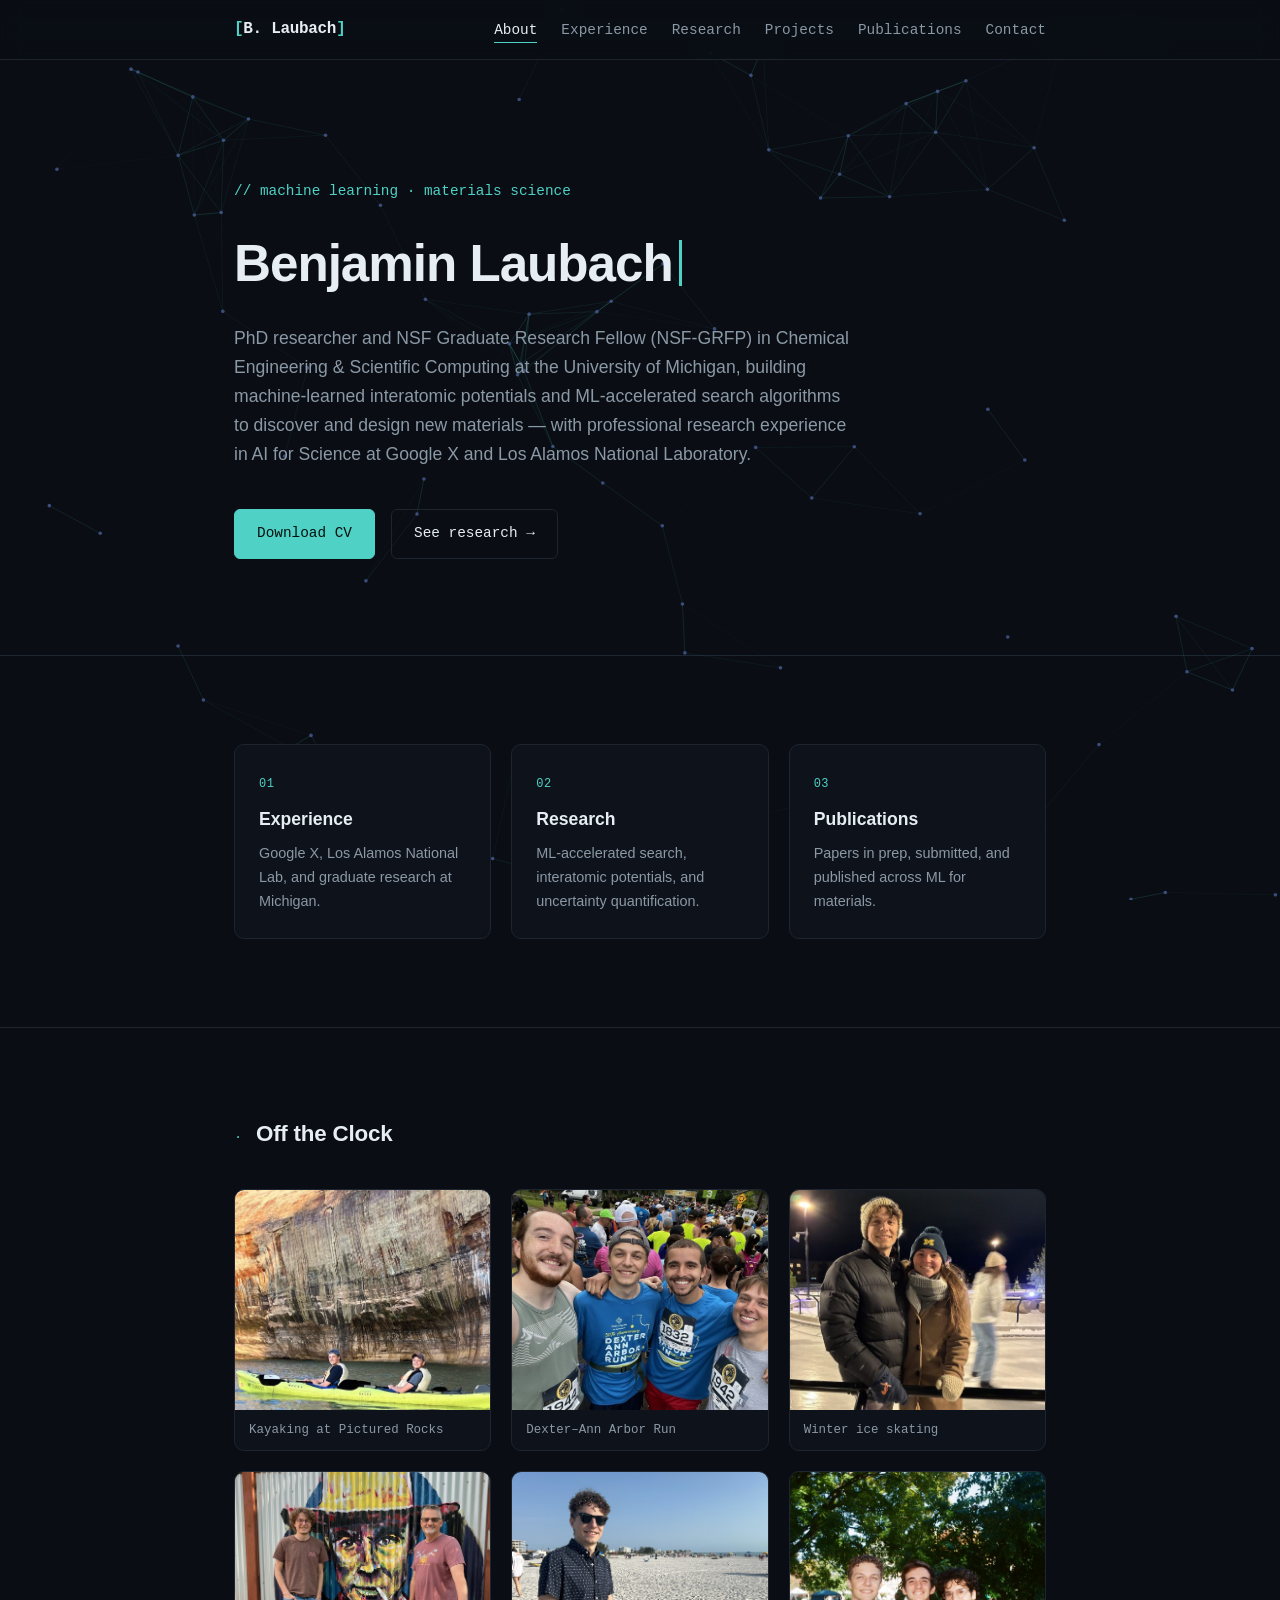
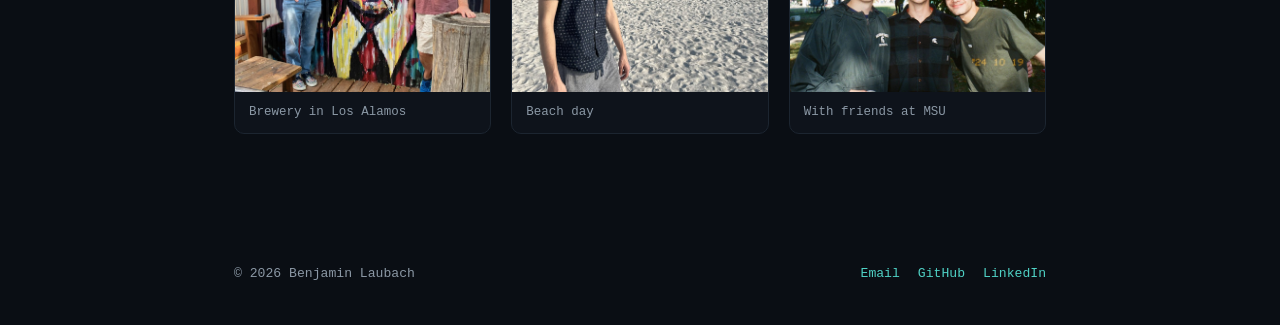
<file: index.html>
<!DOCTYPE html>
<html lang="en">
<head>
  <meta charset="UTF-8" />
  <meta name="viewport" content="width=device-width, initial-scale=1.0" />
  <title>Benjamin Laubach — ML for Materials Science</title>
  <meta name="description" content="Benjamin Laubach — PhD researcher applying machine learning to materials discovery and interatomic potentials." />
  <link rel="stylesheet" href="assets/css/style.css" />
</head>
<body data-page="about">
  <header class="site-header" id="site-header"></header>

  <main>
    <section class="section hero">
      <div class="container">
        <p class="kicker reveal">// machine learning &middot; materials science</p>
        <h1 class="reveal">
          <span class="type-target" data-strings='["Benjamin Laubach"]'></span>
        </h1>
        <p class="tagline reveal">
          PhD researcher and NSF Graduate Research Fellow (NSF-GRFP) in Chemical Engineering &amp; Scientific
          Computing at the University of Michigan, building machine-learned interatomic potentials and
          ML-accelerated search algorithms to discover and design new materials — with professional
          research experience in AI for Science at Google X and Los Alamos National Laboratory.
        </p>
        <div class="hero-cta reveal">
          <a href="BenjaminLaubachCV.pdf" class="btn btn-primary" download>Download CV</a>
          <a href="research.html" class="btn btn-ghost">See research &rarr;</a>
        </div>
      </div>
    </section>

    <section class="section">
      <div class="container">
        <div class="quick-grid">
          <a href="experience.html" class="quick-card reveal">
            <span class="card-tag">01</span>
            <h3>Experience</h3>
            <p>Google X, Los Alamos National Lab, and graduate research at Michigan.</p>
          </a>
          <a href="research.html" class="quick-card reveal">
            <span class="card-tag">02</span>
            <h3>Research</h3>
            <p>ML-accelerated search, interatomic potentials, and uncertainty quantification.</p>
          </a>
          <a href="publications.html" class="quick-card reveal">
            <span class="card-tag">03</span>
            <h3>Publications</h3>
            <p>Papers in prep, submitted, and published across ML for materials.</p>
          </a>
        </div>
      </div>
    </section>

    <section class="section">
      <div class="container">
        <h2 class="reveal"><span class="heading-index">&middot;</span>Off the Clock</h2>
        <div class="gallery-grid">
          <figure class="gallery-item reveal">
            <img src="assets/img/personal/kayaking.jpg" alt="Kayaking past the cliffs at Pictured Rocks National Lakeshore" loading="lazy" />
            <figcaption>Kayaking at Pictured Rocks</figcaption>
          </figure>
          <figure class="gallery-item reveal">
            <img src="assets/img/personal/race.jpg" alt="Group photo after the Dexter-Ann Arbor Run" loading="lazy" />
            <figcaption>Dexter–Ann Arbor Run</figcaption>
          </figure>
          <figure class="gallery-item reveal">
            <img src="assets/img/personal/ice-skating.jpg" alt="Ice skating outdoors on a winter evening" loading="lazy" />
            <figcaption>Winter ice skating</figcaption>
          </figure>
          <figure class="gallery-item reveal">
            <img src="assets/img/personal/brewery.jpg" alt="At a brewery in Los Alamos with a friend" loading="lazy" />
            <figcaption>Brewery in Los Alamos</figcaption>
          </figure>
          <figure class="gallery-item reveal">
            <img src="assets/img/personal/beach.jpg" alt="Standing on the beach on a sunny day" loading="lazy" />
            <figcaption>Beach day</figcaption>
          </figure>
          <figure class="gallery-item reveal">
            <img src="assets/img/personal/friends.jpg" alt="With friends outdoors under a tree" loading="lazy" />
            <figcaption>With friends at MSU</figcaption>
          </figure>
        </div>
      </div>
    </section>
  </main>

  <footer class="site-footer" id="site-footer"></footer>

  <script src="assets/js/site.js"></script>
</body>
</html>
</file>
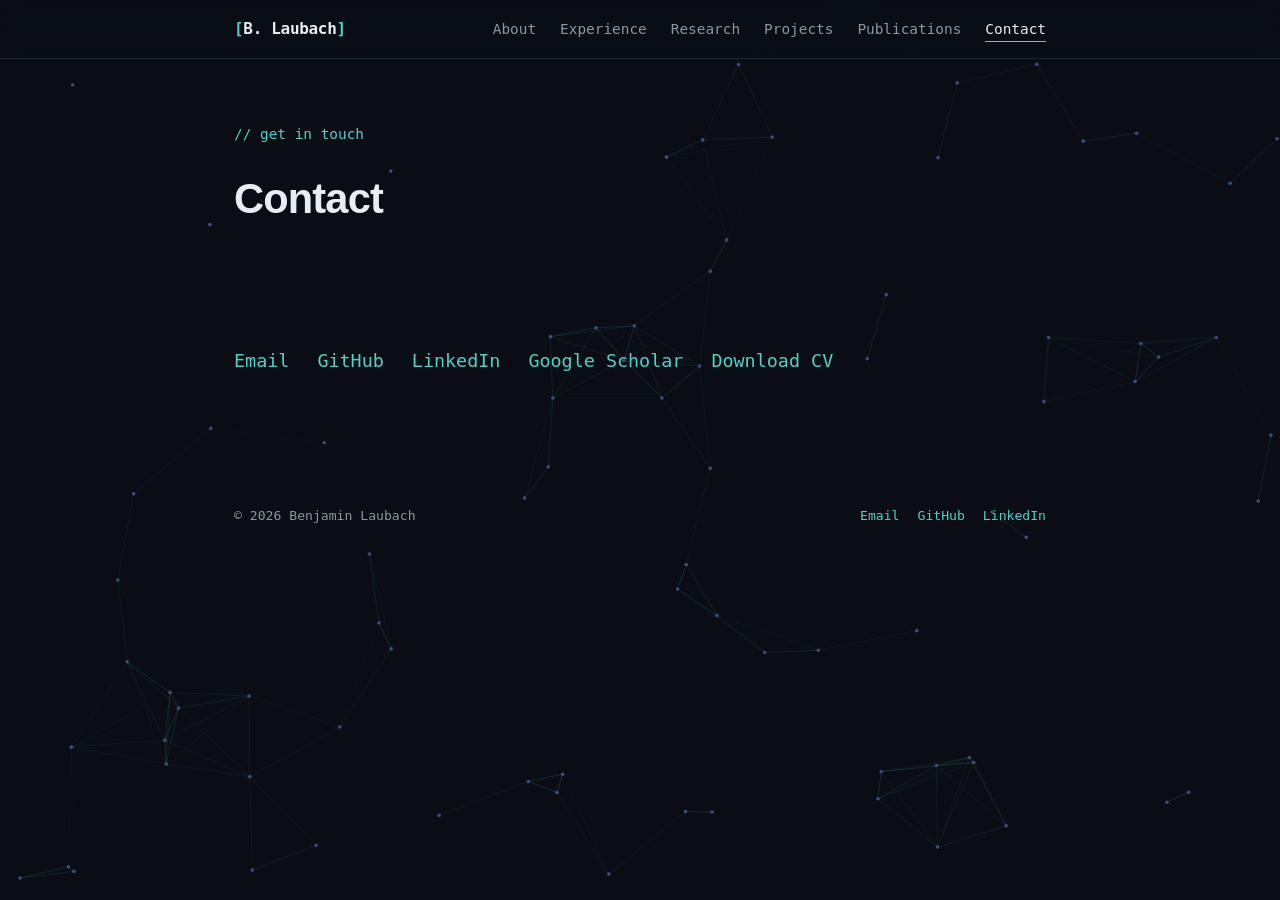
<file: contact.html>
<!DOCTYPE html>
<html lang="en">
<head>
  <meta charset="UTF-8" />
  <meta name="viewport" content="width=device-width, initial-scale=1.0" />
  <title>Contact — Benjamin Laubach</title>
  <meta name="description" content="Get in touch with Benjamin Laubach." />
  <link rel="stylesheet" href="assets/css/style.css" />
</head>
<body data-page="contact">
  <header class="site-header" id="site-header"></header>

  <main>
    <section class="section page-intro">
      <div class="container">
        <p class="kicker reveal">// get in touch</p>
        <h1 class="page-title reveal">Contact</h1>
      </div>
    </section>

    <section class="section">
      <div class="container">
        <ul class="links links-large reveal">
          <li><a href="mailto:blaubach@umich.edu">Email</a></li>
          <li><a href="https://github.com/laubachb" target="_blank" rel="noopener">GitHub</a></li>
          <li><a href="https://www.linkedin.com/in/benjamin-laubach-3372a4193/" target="_blank" rel="noopener">LinkedIn</a></li>
          <li><a href="https://scholar.google.com/citations?hl=en&user=ez79dcQAAAAJ" target="_blank" rel="noopener">Google Scholar</a></li>
          <li><a href="BenjaminLaubachCV.pdf" download>Download CV</a></li>
        </ul>
      </div>
    </section>
  </main>

  <footer class="site-footer" id="site-footer"></footer>

  <script src="assets/js/site.js"></script>
</body>
</html>
</file>
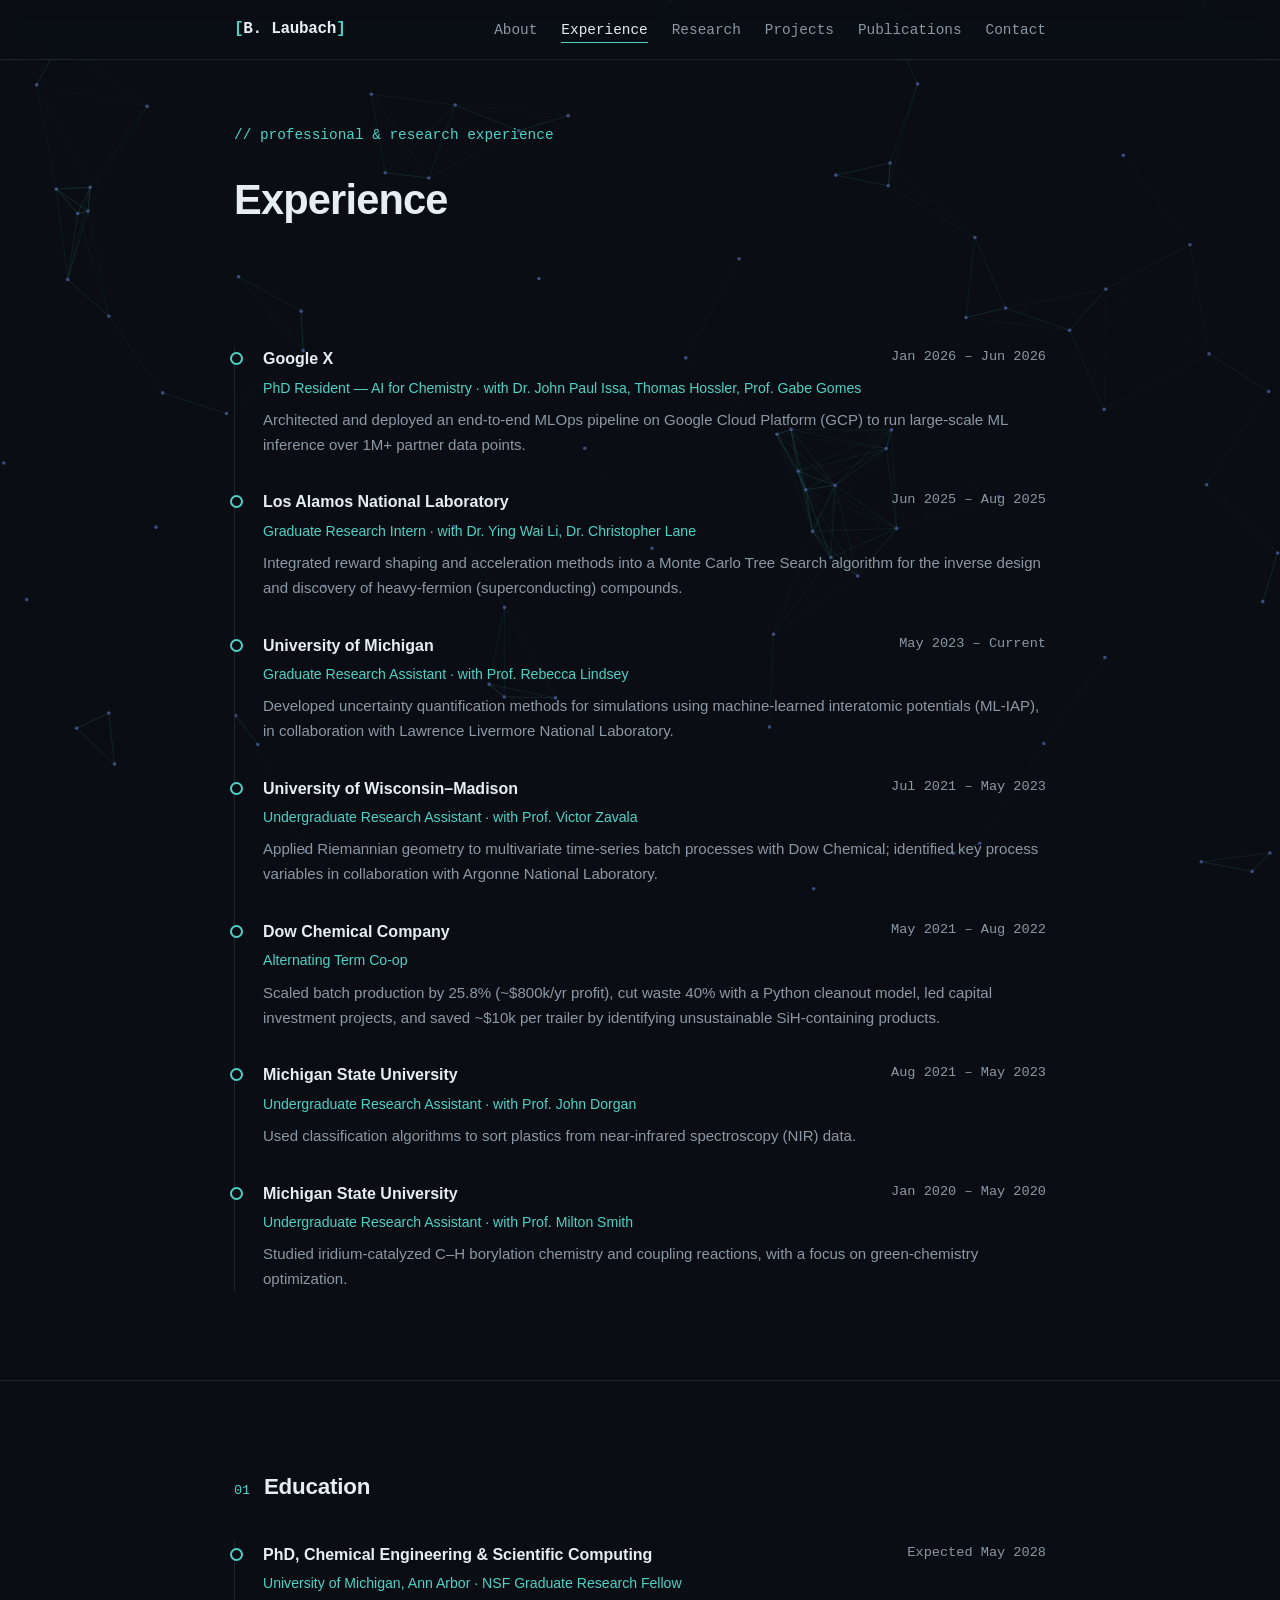
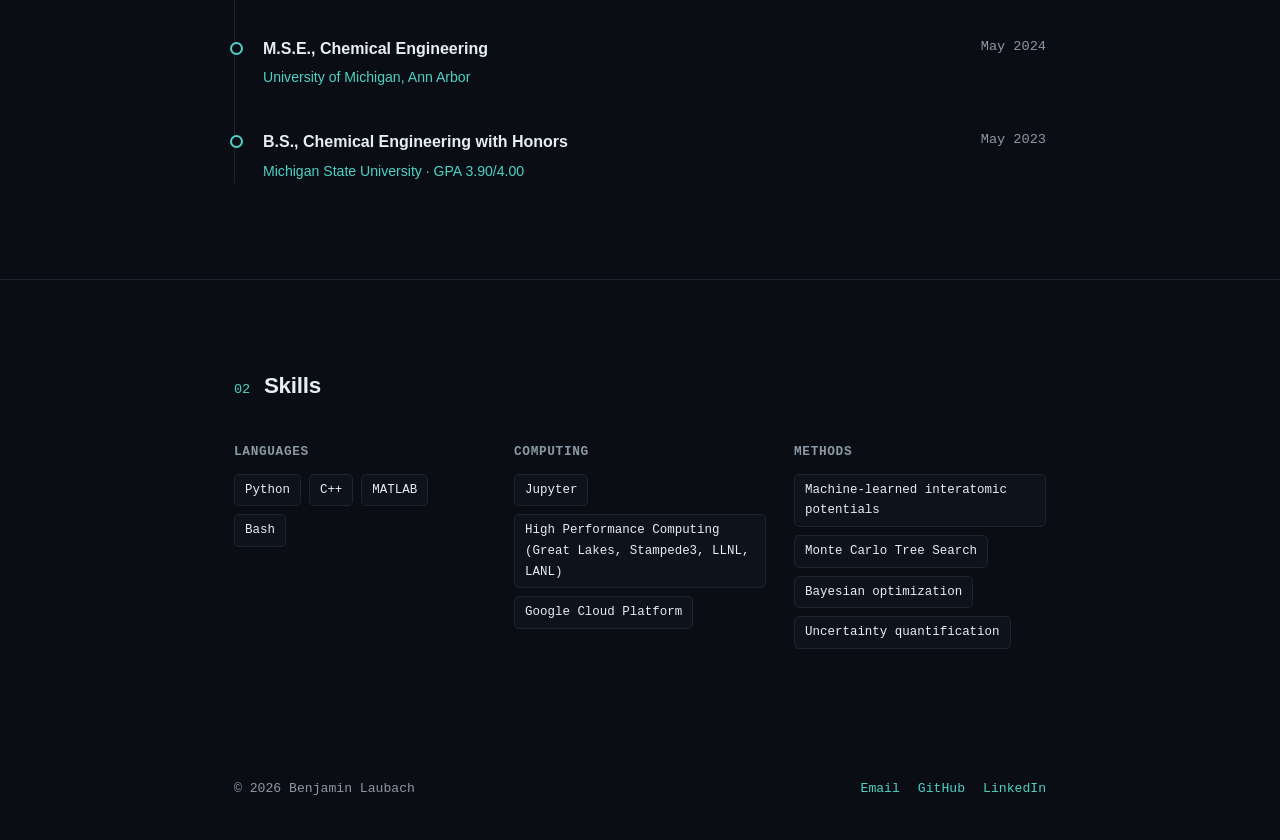
<file: experience.html>
<!DOCTYPE html>
<html lang="en">
<head>
  <meta charset="UTF-8" />
  <meta name="viewport" content="width=device-width, initial-scale=1.0" />
  <title>Experience — Benjamin Laubach</title>
  <meta name="description" content="Professional and research experience of Benjamin Laubach, including Google X, Los Alamos National Laboratory, and the University of Michigan." />
  <link rel="stylesheet" href="assets/css/style.css" />
</head>
<body data-page="experience">
  <header class="site-header" id="site-header"></header>

  <main>
    <section class="section page-intro">
      <div class="container">
        <p class="kicker reveal">// professional &amp; research experience</p>
        <h1 class="page-title reveal">Experience</h1>
      </div>
    </section>

    <section class="section">
      <div class="container">
        <ul class="timeline">
          <li class="reveal">
            <div class="timeline-meta">
              <span class="role">Google X</span>
              <span class="dates">Jan 2026 – Jun 2026</span>
            </div>
            <span class="company">PhD Resident — AI for Chemistry &middot; with Dr. John Paul Issa, Thomas Hossler, Prof. Gabe Gomes</span>
            <p>Architected and deployed an end-to-end MLOps pipeline on Google Cloud Platform (GCP) to run large-scale ML inference over 1M+ partner data points.</p>
          </li>
          <li class="reveal">
            <div class="timeline-meta">
              <span class="role">Los Alamos National Laboratory</span>
              <span class="dates">Jun 2025 – Aug 2025</span>
            </div>
            <span class="company">Graduate Research Intern &middot; with Dr. Ying Wai Li, Dr. Christopher Lane</span>
            <p>Integrated reward shaping and acceleration methods into a Monte Carlo Tree Search algorithm for the inverse design and discovery of heavy-fermion (superconducting) compounds.</p>
          </li>
          <li class="reveal">
            <div class="timeline-meta">
              <span class="role">University of Michigan</span>
              <span class="dates">May 2023 – Current</span>
            </div>
            <span class="company">Graduate Research Assistant &middot; with Prof. Rebecca Lindsey</span>
            <p>Developed uncertainty quantification methods for simulations using machine-learned interatomic potentials (ML-IAP), in collaboration with Lawrence Livermore National Laboratory.</p>
          </li>
          <li class="reveal">
            <div class="timeline-meta">
              <span class="role">University of Wisconsin–Madison</span>
              <span class="dates">Jul 2021 – May 2023</span>
            </div>
            <span class="company">Undergraduate Research Assistant &middot; with Prof. Victor Zavala</span>
            <p>Applied Riemannian geometry to multivariate time-series batch processes with Dow Chemical; identified key process variables in collaboration with Argonne National Laboratory.</p>
          </li>
          <li class="reveal">
            <div class="timeline-meta">
              <span class="role">Dow Chemical Company</span>
              <span class="dates">May 2021 – Aug 2022</span>
            </div>
            <span class="company">Alternating Term Co-op</span>
            <p>Scaled batch production by 25.8% (~$800k/yr profit), cut waste 40% with a Python cleanout model, led capital investment projects, and saved ~$10k per trailer by identifying unsustainable SiH-containing products.</p>
          </li>
          <li class="reveal">
            <div class="timeline-meta">
              <span class="role">Michigan State University</span>
              <span class="dates">Aug 2021 – May 2023</span>
            </div>
            <span class="company">Undergraduate Research Assistant &middot; with Prof. John Dorgan</span>
            <p>Used classification algorithms to sort plastics from near-infrared spectroscopy (NIR) data.</p>
          </li>
          <li class="reveal">
            <div class="timeline-meta">
              <span class="role">Michigan State University</span>
              <span class="dates">Jan 2020 – May 2020</span>
            </div>
            <span class="company">Undergraduate Research Assistant &middot; with Prof. Milton Smith</span>
            <p>Studied iridium-catalyzed C–H borylation chemistry and coupling reactions, with a focus on green-chemistry optimization.</p>
          </li>
        </ul>
      </div>
    </section>

    <section class="section">
      <div class="container">
        <h2 class="reveal"><span class="heading-index">01</span>Education</h2>
        <ul class="timeline">
          <li class="reveal">
            <div class="timeline-meta">
              <span class="role">PhD, Chemical Engineering &amp; Scientific Computing</span>
              <span class="dates">Expected May 2028</span>
            </div>
            <span class="company">University of Michigan, Ann Arbor &middot; NSF Graduate Research Fellow</span>
          </li>
          <li class="reveal">
            <div class="timeline-meta">
              <span class="role">M.S.E., Chemical Engineering</span>
              <span class="dates">May 2024</span>
            </div>
            <span class="company">University of Michigan, Ann Arbor</span>
          </li>
          <li class="reveal">
            <div class="timeline-meta">
              <span class="role">B.S., Chemical Engineering with Honors</span>
              <span class="dates">May 2023</span>
            </div>
            <span class="company">Michigan State University &middot; GPA 3.90/4.00</span>
          </li>
        </ul>
      </div>
    </section>

    <section class="section">
      <div class="container">
        <h2 class="reveal"><span class="heading-index">02</span>Skills</h2>
        <div class="skills-grid reveal">
          <div class="skill-group">
            <h4>Languages</h4>
            <div class="tag-row">
              <span class="tag">Python</span>
              <span class="tag">C++</span>
              <span class="tag">MATLAB</span>
              <span class="tag">Bash</span>
            </div>
          </div>
          <div class="skill-group">
            <h4>Computing</h4>
            <div class="tag-row">
              <span class="tag">Jupyter</span>
              <span class="tag">High Performance Computing (Great Lakes, Stampede3, LLNL, LANL)</span>
              <span class="tag">Google Cloud Platform</span>
            </div>
          </div>
          <div class="skill-group">
            <h4>Methods</h4>
            <div class="tag-row">
              <span class="tag">Machine-learned interatomic potentials</span>
              <span class="tag">Monte Carlo Tree Search</span>
              <span class="tag">Bayesian optimization</span>
              <span class="tag">Uncertainty quantification</span>
            </div>
          </div>
        </div>
      </div>
    </section>
  </main>

  <footer class="site-footer" id="site-footer"></footer>

  <script src="assets/js/site.js"></script>
</body>
</html>
</file>
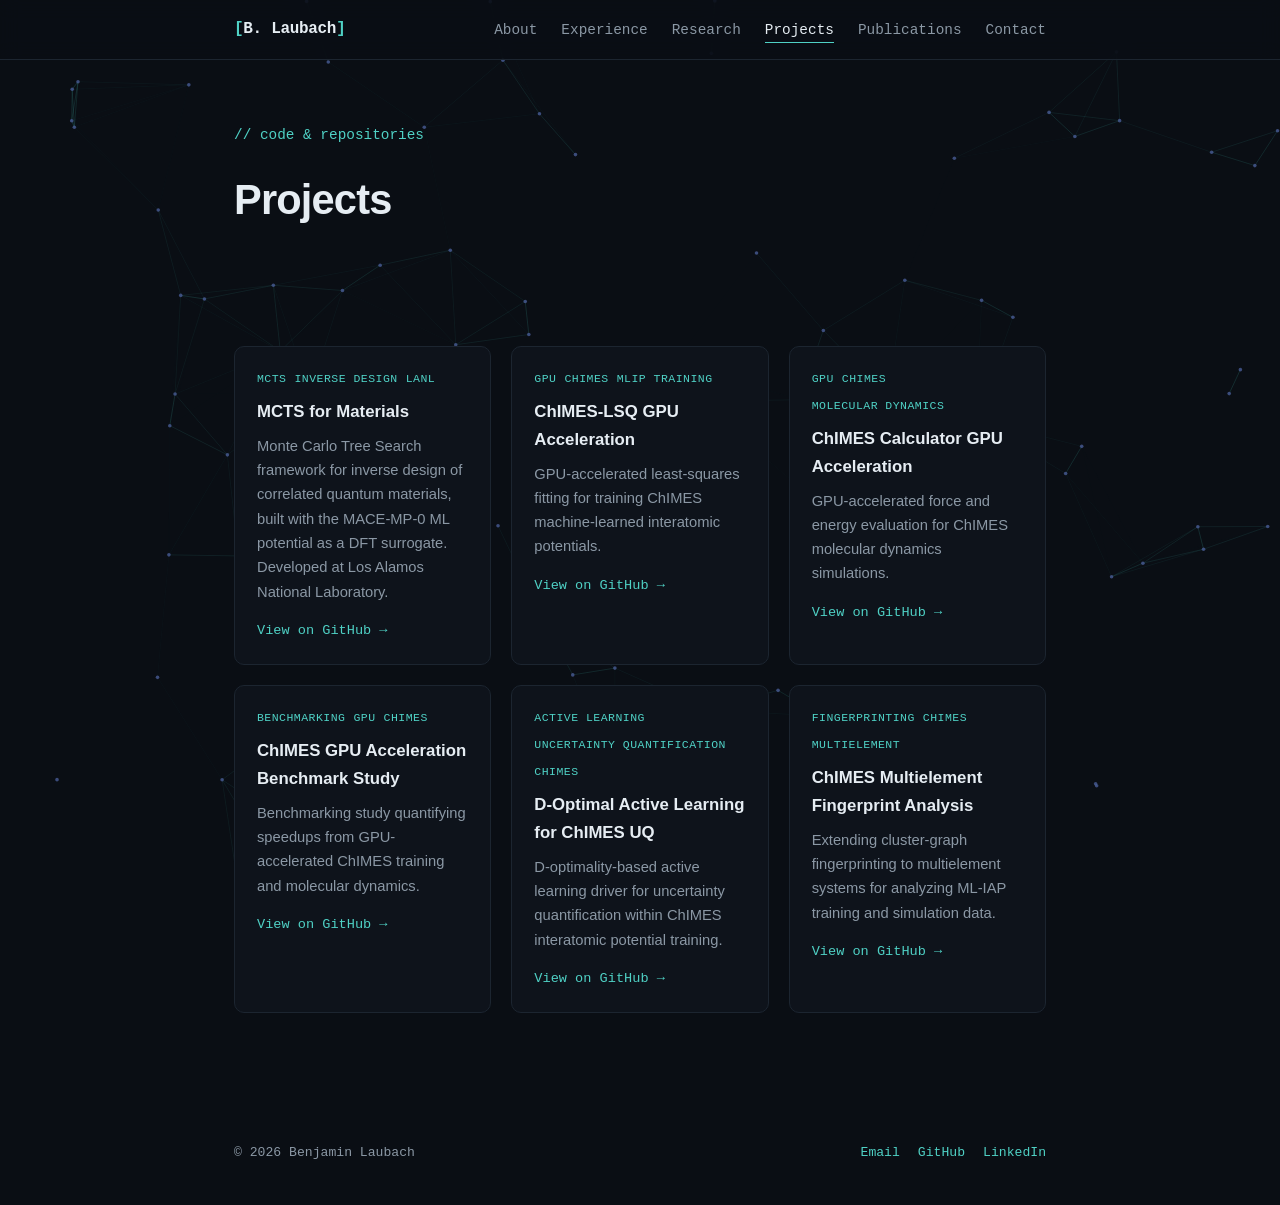
<file: projects.html>
<!DOCTYPE html>
<html lang="en">
<head>
  <meta charset="UTF-8" />
  <meta name="viewport" content="width=device-width, initial-scale=1.0" />
  <title>Projects — Benjamin Laubach</title>
  <meta name="description" content="Open-source projects and code from Benjamin Laubach." />
  <link rel="stylesheet" href="assets/css/style.css" />
</head>
<body data-page="projects">
  <header class="site-header" id="site-header"></header>

  <main>
    <section class="section page-intro">
      <div class="container">
        <p class="kicker reveal">// code &amp; repositories</p>
        <h1 class="page-title reveal">Projects</h1>
      </div>
    </section>

    <section class="section">
      <div class="container">
        <div class="card-grid" id="project-list">
          <p class="empty-state reveal">// loading projects&hellip;</p>
        </div>
      </div>
    </section>
  </main>

  <footer class="site-footer" id="site-footer"></footer>

  <script src="assets/js/site.js"></script>
</body>
</html>
</file>
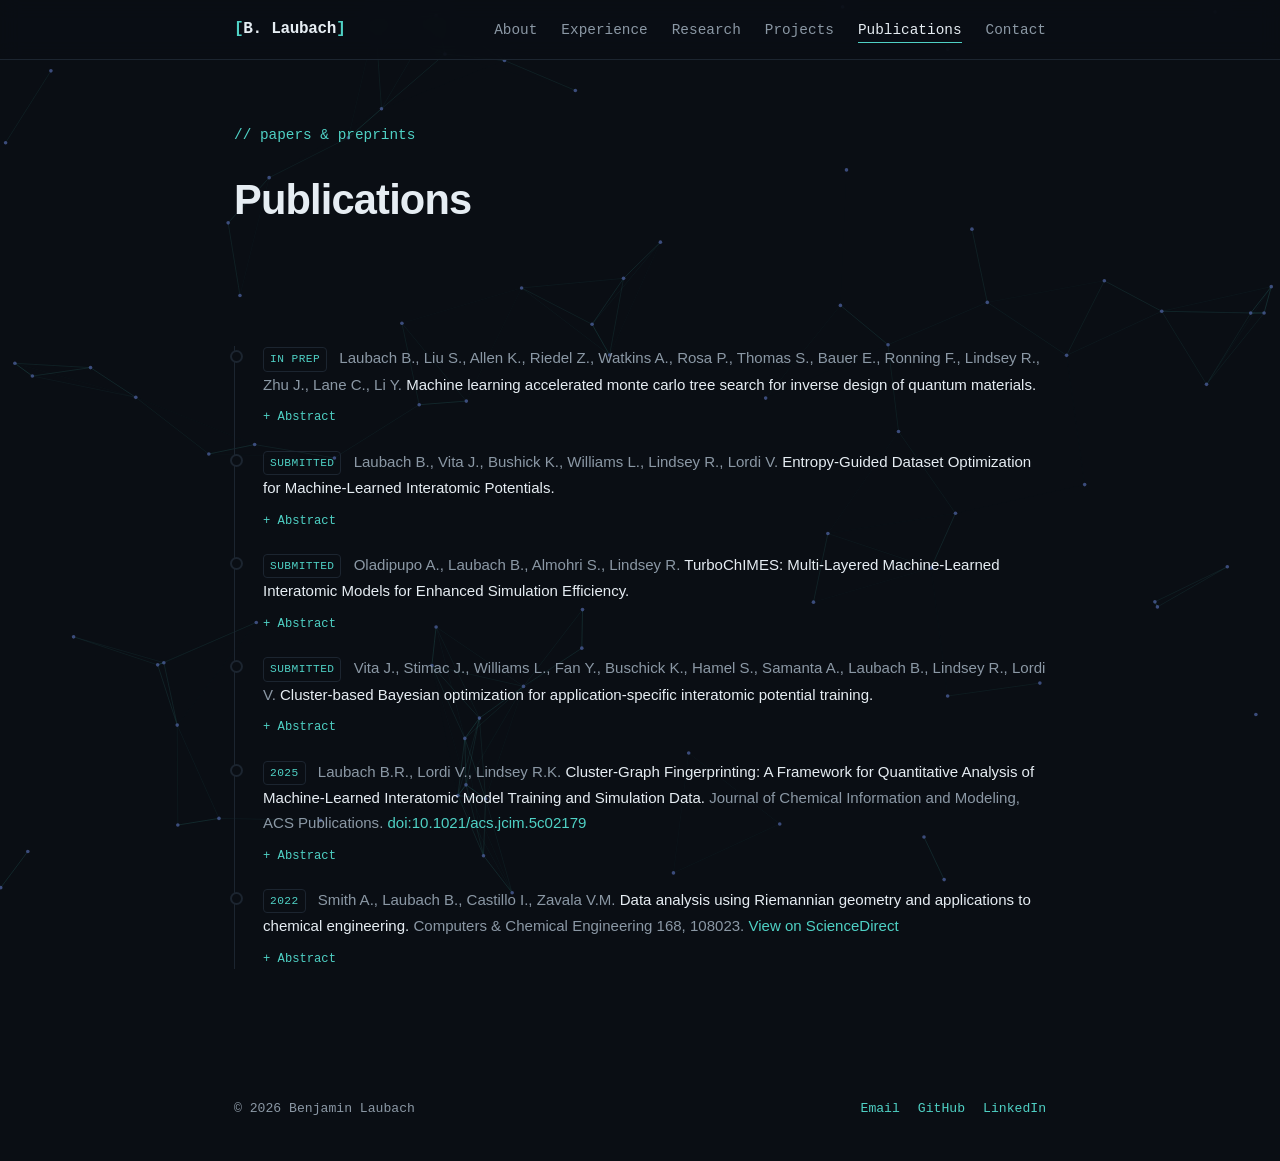
<file: publications.html>
<!DOCTYPE html>
<html lang="en">
<head>
  <meta charset="UTF-8" />
  <meta name="viewport" content="width=device-width, initial-scale=1.0" />
  <title>Publications — Benjamin Laubach</title>
  <meta name="description" content="Publications by Benjamin Laubach on machine learning for materials discovery and interatomic potentials." />
  <link rel="stylesheet" href="assets/css/style.css" />
</head>
<body data-page="publications">
  <header class="site-header" id="site-header"></header>

  <main>
    <section class="section page-intro">
      <div class="container">
        <p class="kicker reveal">// papers &amp; preprints</p>
        <h1 class="page-title reveal">Publications</h1>
      </div>
    </section>

    <section class="section">
      <div class="container">
        <ol class="pub-list">
          <li class="reveal">
            <span class="pub-status">in prep</span>
            Laubach B., Liu S., Allen K., Riedel Z., Watkins A., Rosa P., Thomas S., Bauer E., Ronning F., Lindsey R., Zhu J., Lane C., Li Y. <em>Machine learning accelerated monte carlo tree search for inverse design of quantum materials.</em>
            <details class="pub-abstract">
              <summary>Abstract</summary>
              <p>We develop a physics-informed Monte Carlo Tree Search (MCTS) framework for inverse design of correlated materials. The method uses the MACE-MP-0 machine learning potential as an efficient surrogate for density functional theory (DFT), enabling rapid evaluation of formation energies and electronic properties during search. The algorithm employs multi-objective reward functions incorporating formation energy, convex hull stability, and density of states characteristics near the Fermi level. Ensemble scoring across diverse weight configurations ensures recommendation robustness. We first validate the framework on a uranium-constrained design space (108 compounds), where MCTS identified all globally optimal compositions while evaluating only 65% of candidates. Experimental synthesis validated predictive capability, with successful growth of four single-crystal compounds (UV6Sn6, UNb6Sn6, UCr6Ge6, UCo6Ge6). Extension to the full lanthanide-U space (1,728 compounds) demonstrated greater efficiency: MCTS explored only 37% of possible chemistries while recovering Pareto-optimal solutions and identifying chemically diverse high-performing candidates. Equal-weight optimization identified LuIr6Si6 as the top-ranked compound (composite score 0.920), exhibiting exceptional formation energy, near-hull stability, and high DOS reward. Comparison with literature-synthesized compounds confirmed that MCTS recommendations occupy thermodynamically comparable regimes to known materials, though experimental accessibility depends on additional kinetic and synthesis factors beyond computational reward functions. This work establishes intelligent tree search algorithms as an effective strategy for quantum materials discovery, offering efficiency gains over high-throughput enumeration while enabling exploration guided by physics-based priors and learned structure-property relationships.</p>
            </details>
          </li>
          <li class="reveal">
            <span class="pub-status">submitted</span>
            Laubach B., Vita J., Bushick K., Williams L., Lindsey R., Lordi V. <em>Entropy-Guided Dataset Optimization for Machine-Learned Interatomic Potentials.</em>
            <details class="pub-abstract">
              <summary>Abstract</summary>
              <p>Machine-learned interatomic potentials (MLIPs) deliver near-quantum-mechanical accuracy at a fraction of ab initio computational cost. Their performance depends on the quality and composition of the training data: the training set must cover the range of atomic environments the model will encounter, yet unnecessary redundancy inflates training cost without improving accuracy. Methods based on information-theoretic diversity measures require specification of a length-scale parameter (kernel bandwidth) that controls how similar two atomic environments must be before one is considered redundant; the optimal value varies across structurally distinct phases, making automated pruning of heterogeneous datasets challenging. We present a pruning framework that adapts the bandwidth independently for each thermodynamic group (phase, density, temperature) using an automated elbow criterion applied to QUESTS information-entropy metrics, then applies farthest-point sampling within each group to select maximally diverse atomic environments. Using the Small Carbon ChIMES 2.0 dataset, we show a single global bandwidth overestimates configuration uniqueness and preferentially retains liquid environments at the expense of crystalline phase coverage. Relative to global pruning, group-aware adaptive pruning reduces test force-MAE by up to 37% for diamond and 26% for graphite when training on only 5% of the original data, with corresponding improvements in radial distribution function fidelity.</p>
            </details>
          </li>
          <li class="reveal">
            <span class="pub-status">submitted</span>
            Oladipupo A., Laubach B., Almohri S., Lindsey R. <em>TurboChIMES: Multi-Layered Machine-Learned Interatomic Models for Enhanced Simulation Efficiency.</em>
            <details class="pub-abstract">
              <summary>Abstract</summary>
              <p>Machine-learned interatomic potentials (ML-IAPs) have emerged as a powerful tool for achieving nominally quantum-accurate simulations at reduced computational cost. However, for covalently bonded systems, a fundamental tension exists between the model size required to resolve highly featured short-range interactions and the extended interaction range needed to capture smoother long-range contributions. This work introduces a multi-layer representation that resolves this tension by decomposing the potential energy surface into two overlaid models: a short-range layer employing a dense basis to capture bond rearrangements and repulsion, and a long-range layer employing a sparser basis for smoothly varying contributions. This strategy is implemented within the ChIMES ML-IAP framework and demonstrated on three systems of increasing complexity: a classical united-atom propane model, water across non-reactive and reactive thermodynamic conditions, and reactive C/O mixtures spanning a broad range of temperatures, pressures, and compositions. In each case, multi-layer models achieve accuracy comparable to single-layer models while yielding at least an order-of-magnitude reduction in computational cost. A comprehensive hyperparameter sensitivity study on the propane system provides physically motivated heuristics for selecting additional hyperparameters introduced through the multi-layer strategy. Taken together, these results establish multi-layer ChIMES as a general and practical strategy for improving the efficiency of bespoke ML-IAPs without sacrificing predictive accuracy.</p>
            </details>
          </li>
          <li class="reveal">
            <span class="pub-status">submitted</span>
            Vita J., Stimac J., Williams L., Fan Y., Buschick K., Hamel S., Samanta A., Laubach B., Lindsey R., Lordi V. <em>Cluster-based Bayesian optimization for application-specific interatomic potential training.</em>
            <details class="pub-abstract">
              <summary>Abstract</summary>
              <p>While significant strides have been made to develop universal (foundation) interatomic potentials, these models are often too computationally expensive for large-scale molecular dynamics or lack the necessary accuracy for certain applications due to the use of overly-general training sets. We develop a multi-level optimization algorithm that uses cluster-based training to efficiently learn training data weights that are optimally informative for the properties of interest while simultaneously optimizing model hyperparameters and maintaining transferability. Demonstrated on a bespoke SNAP model for carbon, this approach shows an order-of-magnitude improvement in prediction of force constants and radial distribution functions over a baseline model trained on the full dataset. We compare HDBSCAN and k-means clustering with bispectrum descriptors, autoencoder embeddings, and pre-trained interatomic potential embeddings, finding HDBSCAN performs best with structure descriptors that closely match those used during inference.</p>
            </details>
          </li>
          <li class="reveal">
            <span class="pub-status">2025</span>
            Laubach B.R., Lordi V., Lindsey R.K. <em>Cluster-Graph Fingerprinting: A Framework for Quantitative Analysis of Machine-Learned Interatomic Model Training and Simulation Data.</em> Journal of Chemical Information and Modeling, ACS Publications.
            <a href="https://pubs.acs.org/doi/abs/10.1021/acs.jcim.5c02179" target="_blank" rel="noopener">doi:10.1021/acs.jcim.5c02179</a>
            <details class="pub-abstract">
              <summary>Abstract</summary>
              <p>Machine-learned interatomic models represent a significant advancement in simulation methods, extending the predictive ability of first-principles methods to previously inaccessible length and time scales. However, the data-driven nature of these models can lead to difficult-to-detect errors that compromise prediction accuracy. We introduce a novel fingerprinting approach based on the ChIMES ML-IAM graph-based descriptor that enables efficient, statistically rigorous analysis of configurations used in ML-IAM training and those generated in application (e.g., molecular dynamics simulations). We show these fingerprints effectively assess the novelty of a configuration relative to an existing dataset and quantify dissimilarity among configurations — two key tasks for active learning, dataset curation, and on-the-fly uncertainty quantification.</p>
            </details>
          </li>
          <li class="reveal">
            <span class="pub-status">2022</span>
            Smith A., Laubach B., Castillo I., Zavala V.M. <em>Data analysis using Riemannian geometry and applications to chemical engineering.</em> Computers &amp; Chemical Engineering 168, 108023.
            <a href="https://www.sciencedirect.com/science/article/pii/S009813542200357X" target="_blank" rel="noopener">View on ScienceDirect</a>
            <details class="pub-abstract">
              <summary>Abstract</summary>
              <p>We explore the use of tools from Riemannian geometry for the analysis of symmetric positive definite (SPD) matrices. An SPD matrix is a versatile data representation commonly used in chemical engineering (e.g., covariance/correlation/Hessian matrices and images), and powerful techniques are available for its analysis (e.g., principal component analysis). A key observation motivating this work is that SPD matrices live on a Riemannian manifold, and exploiting this basic property can yield significant benefits in data-centric tasks such as classification and dimensionality reduction. We demonstrate this via case studies that conduct anomaly detection in the context of process monitoring and image analysis.</p>
            </details>
          </li>
        </ol>
      </div>
    </section>
  </main>

  <footer class="site-footer" id="site-footer"></footer>

  <script src="assets/js/site.js"></script>
</body>
</html>
</file>
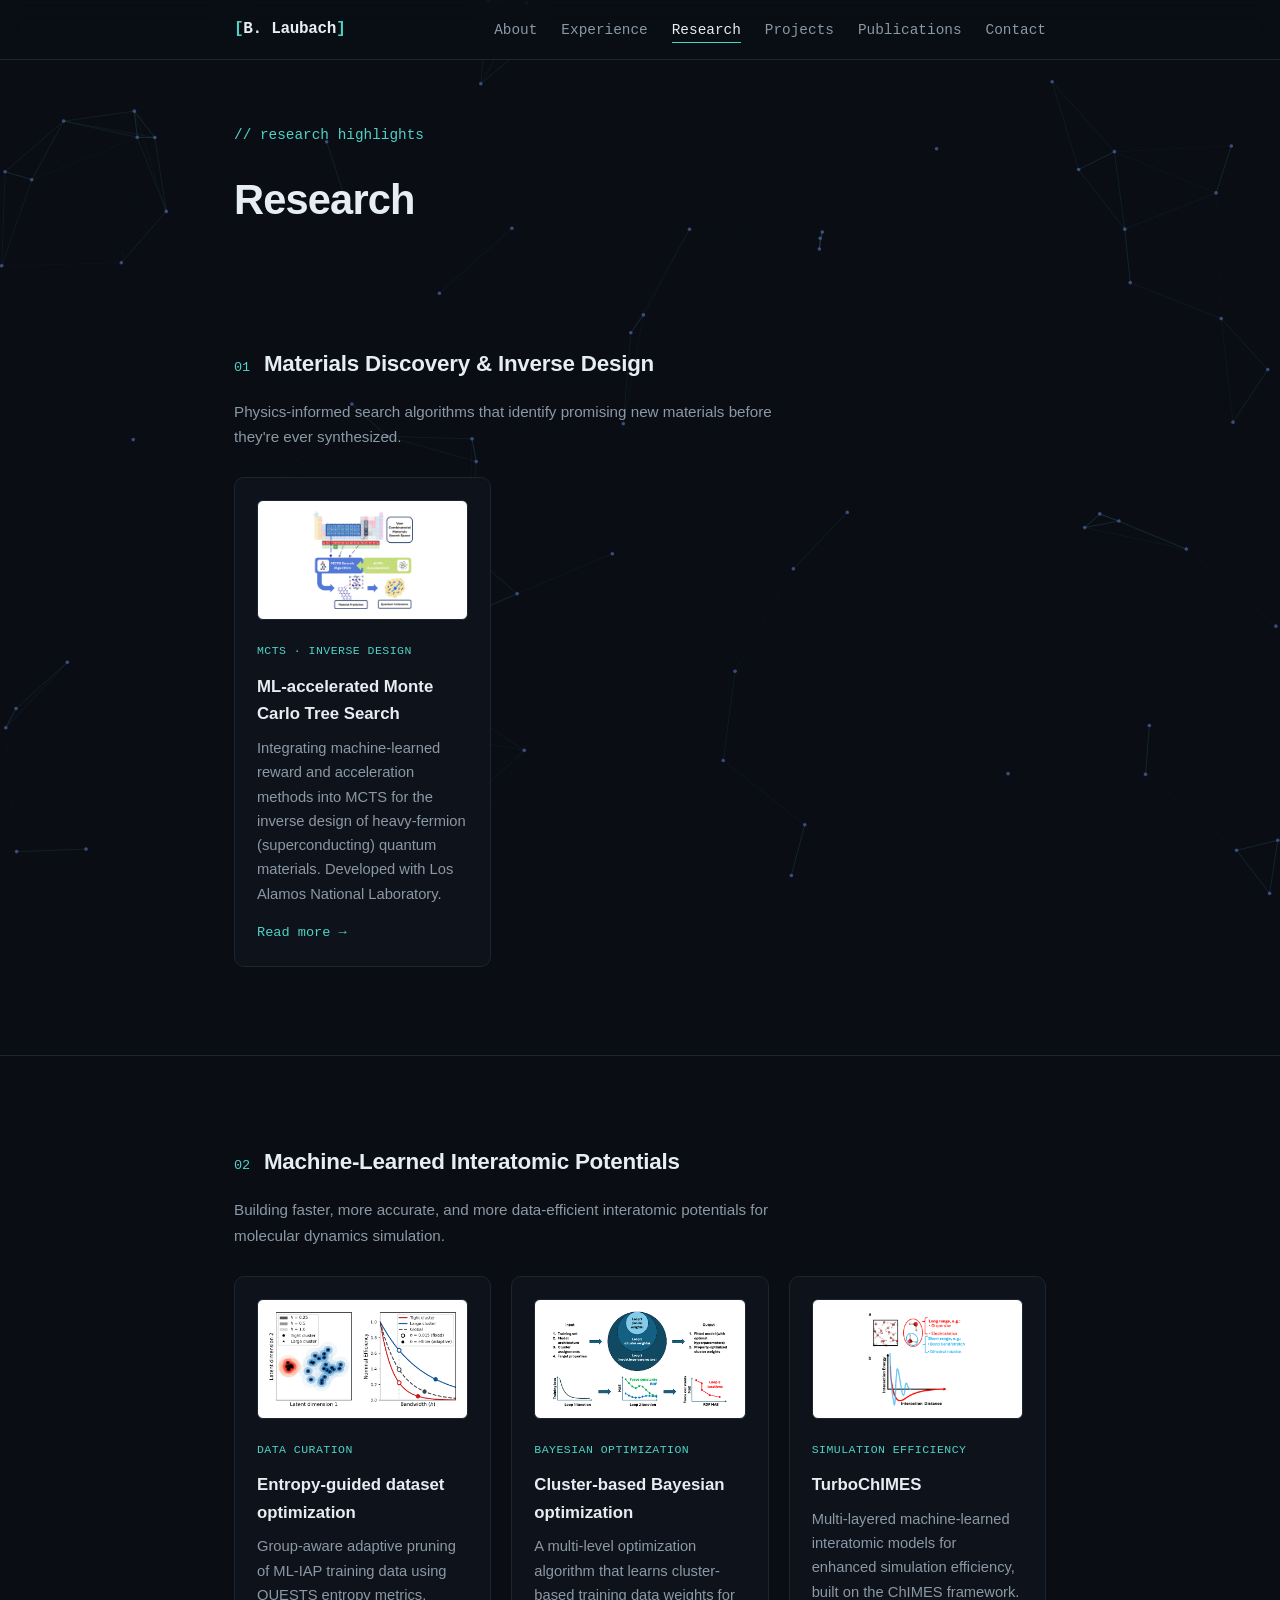
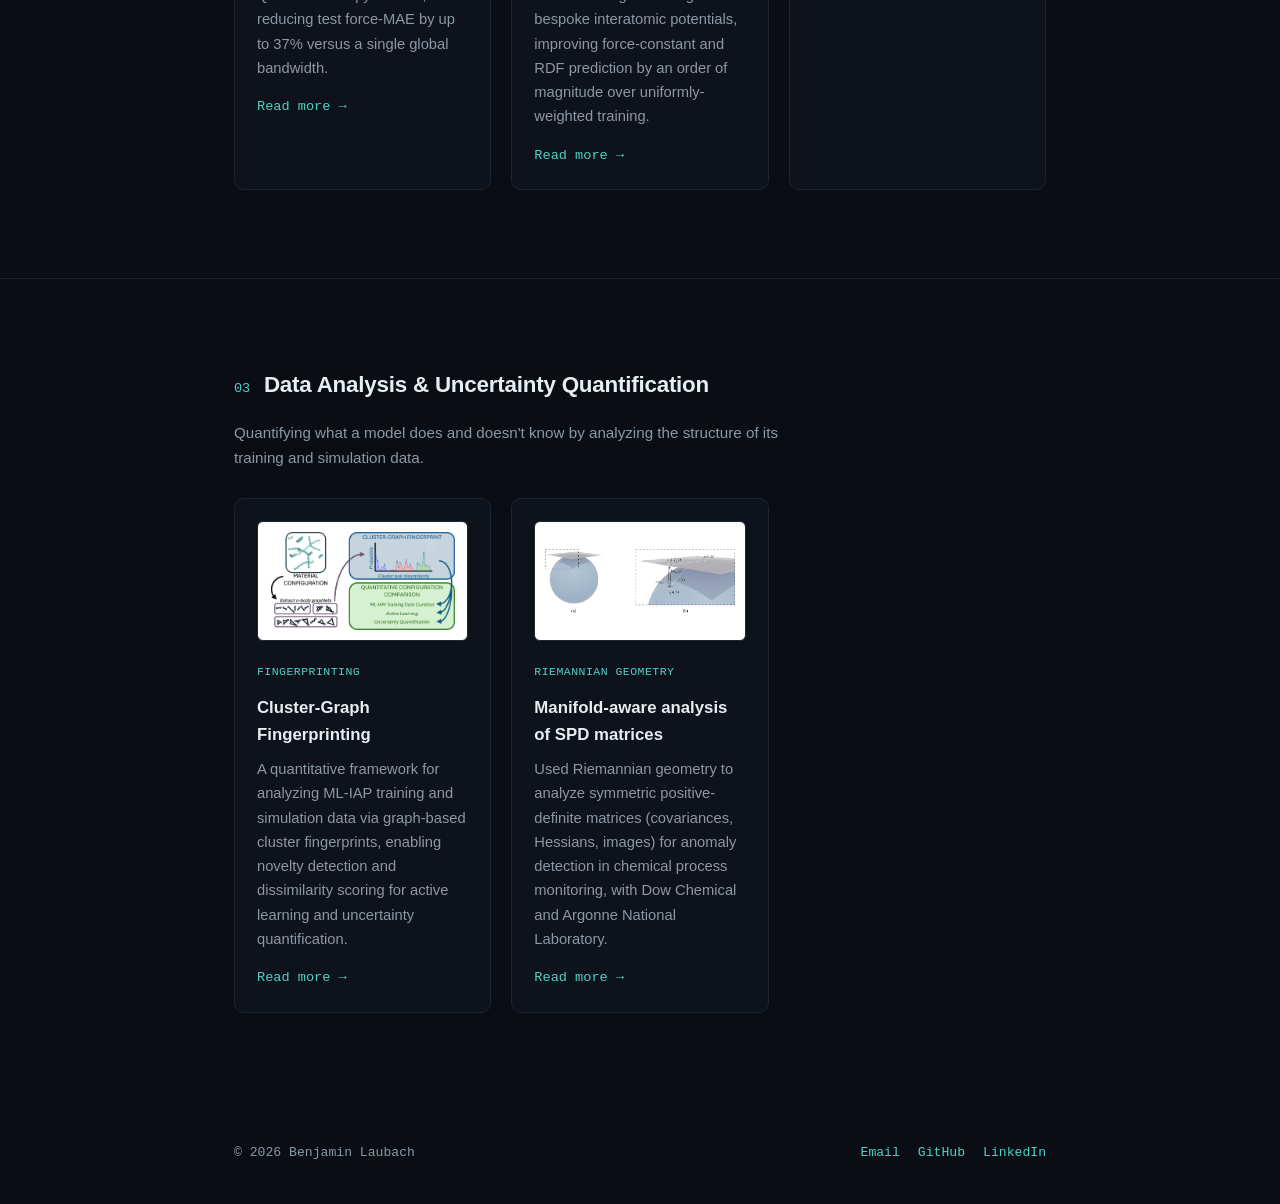
<file: research.html>
<!DOCTYPE html>
<html lang="en">
<head>
  <meta charset="UTF-8" />
  <meta name="viewport" content="width=device-width, initial-scale=1.0" />
  <title>Research — Benjamin Laubach</title>
  <meta name="description" content="Research highlights from Benjamin Laubach on machine learning for materials discovery, interatomic potentials, and inverse design." />
  <link rel="stylesheet" href="assets/css/style.css" />
</head>
<body data-page="research">
  <header class="site-header" id="site-header"></header>

  <main>
    <section class="section page-intro">
      <div class="container">
        <p class="kicker reveal">// research highlights</p>
        <h1 class="page-title reveal">Research</h1>
      </div>
    </section>

    <section class="section">
      <div class="container">
        <h2 class="reveal"><span class="heading-index">01</span>Materials Discovery &amp; Inverse Design</h2>
        <p class="theme-blurb reveal">Physics-informed search algorithms that identify promising new materials before they're ever synthesized.</p>
        <div class="card-grid">
          <article class="card reveal">
            <img class="card-img" src="assets/img/publication_toc/mcts_toc.png" alt="MCTS inverse design schematic" loading="lazy" />
            <span class="card-tag">MCTS &middot; inverse design</span>
            <h3>ML-accelerated Monte Carlo Tree Search</h3>
            <p>Integrating machine-learned reward and acceleration methods into MCTS for the inverse design of heavy-fermion (superconducting) quantum materials. Developed with Los Alamos National Laboratory.</p>
            <a class="card-link" href="publications.html">Read more &rarr;</a>
          </article>
        </div>
      </div>
    </section>

    <section class="section">
      <div class="container">
        <h2 class="reveal"><span class="heading-index">02</span>Machine-Learned Interatomic Potentials</h2>
        <p class="theme-blurb reveal">Building faster, more accurate, and more data-efficient interatomic potentials for molecular dynamics simulation.</p>
        <div class="card-grid">
          <article class="card reveal">
            <img class="card-img" src="assets/img/publication_toc/quests_toc.png" alt="QUESTS entropy-based dataset pruning schematic" loading="lazy" />
            <span class="card-tag">data curation</span>
            <h3>Entropy-guided dataset optimization</h3>
            <p>Group-aware adaptive pruning of ML-IAP training data using QUESTS entropy metrics, reducing test force-MAE by up to 37% versus a single global bandwidth.</p>
            <a class="card-link" href="publications.html">Read more &rarr;</a>
          </article>
          <article class="card reveal">
            <img class="card-img" src="assets/img/publication_toc/bayesian_opt_toc.jpg" alt="Cluster-based Bayesian optimization schematic" loading="lazy" />
            <span class="card-tag">Bayesian optimization</span>
            <h3>Cluster-based Bayesian optimization</h3>
            <p>A multi-level optimization algorithm that learns cluster-based training data weights for bespoke interatomic potentials, improving force-constant and RDF prediction by an order of magnitude over uniformly-weighted training.</p>
            <a class="card-link" href="publications.html">Read more &rarr;</a>
          </article>
          <article class="card reveal">
            <img class="card-img" src="assets/img/publication_toc/turbochimes_toc.png" alt="Overview of multi-layer TurboChIMES framework" loading="lazy" />
            <span class="card-tag">simulation efficiency</span>
            <h3>TurboChIMES</h3>
            <p>Multi-layered machine-learned interatomic models for enhanced simulation efficiency, built on the ChIMES framework.</p>
          </article>
        </div>
      </div>
    </section>

    <section class="section">
      <div class="container">
        <h2 class="reveal"><span class="heading-index">03</span>Data Analysis &amp; Uncertainty Quantification</h2>
        <p class="theme-blurb reveal">Quantifying what a model does and doesn't know by analyzing the structure of its training and simulation data.</p>
        <div class="card-grid">
          <article class="card reveal">
            <img class="card-img" src="assets/img/publication_toc/cgd_toc.jpeg" alt="Cluster-Graph Fingerprinting schematic" loading="lazy" />
            <span class="card-tag">fingerprinting</span>
            <h3>Cluster-Graph Fingerprinting</h3>
            <p>A quantitative framework for analyzing ML-IAP training and simulation data via graph-based cluster fingerprints, enabling novelty detection and dissimilarity scoring for active learning and uncertainty quantification.</p>
            <a class="card-link" href="publications.html">Read more &rarr;</a>
          </article>
          <article class="card reveal">
            <img class="card-img" src="assets/img/publication_toc/riem_geo_toc.jpg" alt="Riemannian geometry on a manifold schematic" loading="lazy" />
            <span class="card-tag">Riemannian geometry</span>
            <h3>Manifold-aware analysis of SPD matrices</h3>
            <p>Used Riemannian geometry to analyze symmetric positive-definite matrices (covariances, Hessians, images) for anomaly detection in chemical process monitoring, with Dow Chemical and Argonne National Laboratory.</p>
            <a class="card-link" href="publications.html">Read more &rarr;</a>
          </article>
        </div>
      </div>
    </section>
  </main>

  <footer class="site-footer" id="site-footer"></footer>

  <script src="assets/js/site.js"></script>
</body>
</html>
</file>
<file: assets/css/style.css>
:root {
  --bg: #0a0e14;
  --bg-soft: #0e131b;
  --text: #e6edf3;
  --muted: #8b98a5;
  --accent: #4fd1c5;
  --accent-2: #7c9cff;
  --border: #1c2530;
  --max-width: 860px;
  --mono: "SF Mono", "JetBrains Mono", "Fira Code", ui-monospace, Menlo, Consolas, monospace;
  --sans: -apple-system, BlinkMacSystemFont, "Segoe UI", Roboto, Helvetica, Arial, sans-serif;
}

* {
  box-sizing: border-box;
}

html {
  scroll-behavior: smooth;
}

body {
  margin: 0;
  font-family: var(--sans);
  color: var(--text);
  background: var(--bg);
  line-height: 1.65;
  position: relative;
}

#lattice-bg {
  position: fixed;
  inset: 0;
  width: 100%;
  height: 100%;
  z-index: 0;
  opacity: 0.55;
  pointer-events: none;
}

.container {
  max-width: var(--max-width);
  margin: 0 auto;
  padding: 0 24px;
  position: relative;
  z-index: 1;
}

a {
  color: var(--accent);
  text-decoration: none;
  transition: color 0.15s ease;
}

a:hover {
  color: var(--accent-2);
}

/* ---------- header ---------- */

.site-header {
  border-bottom: 1px solid var(--border);
  position: sticky;
  top: 0;
  background: rgba(10, 14, 20, 0.75);
  backdrop-filter: blur(10px);
  z-index: 10;
}

.header-inner {
  display: flex;
  align-items: center;
  justify-content: space-between;
  padding-top: 16px;
  padding-bottom: 16px;
}

.logo {
  font-family: var(--mono);
  font-weight: 600;
  color: var(--text);
  letter-spacing: -0.02em;
}

.logo-bracket {
  color: var(--accent);
}

.logo:hover {
  color: var(--text);
}

nav a {
  margin-left: 24px;
  color: var(--muted);
  font-size: 0.9rem;
  font-family: var(--mono);
  padding-bottom: 4px;
  border-bottom: 1px solid transparent;
}

nav a:hover {
  color: var(--accent);
}

nav a.active {
  color: var(--text);
  border-bottom-color: var(--accent);
}

/* ---------- sections ---------- */

.section {
  padding: 88px 0;
  border-bottom: 1px solid var(--border);
}

.section:last-of-type {
  border-bottom: none;
}

h2 {
  font-size: 1.4rem;
  margin: 0 0 36px;
  display: flex;
  align-items: baseline;
  gap: 14px;
  letter-spacing: -0.01em;
}

.heading-index {
  font-family: var(--mono);
  font-size: 0.85rem;
  color: var(--accent);
  font-weight: 400;
}

.theme-blurb {
  color: var(--muted);
  font-size: 0.95rem;
  margin: -20px 0 28px;
  max-width: 560px;
}

/* ---------- hero ---------- */

.hero {
  padding-top: 120px;
  padding-bottom: 96px;
}

.page-intro {
  padding-top: 64px;
  padding-bottom: 24px;
  border-bottom: none;
}

.page-title {
  font-size: clamp(1.9rem, 4vw, 2.6rem);
  margin: 0;
  letter-spacing: -0.02em;
}

.quick-grid {
  display: grid;
  grid-template-columns: repeat(auto-fit, minmax(220px, 1fr));
  gap: 20px;
}

.quick-card {
  display: block;
  border: 1px solid var(--border);
  border-radius: 10px;
  padding: 24px;
  background: var(--bg-soft);
  color: var(--text);
  transition: border-color 0.2s ease, transform 0.2s ease;
}

.quick-card:hover {
  border-color: var(--accent);
  transform: translateY(-2px);
  color: var(--text);
}

.quick-card .card-tag {
  font-family: var(--mono);
  font-size: 0.75rem;
  color: var(--accent);
}

.quick-card h3 {
  margin: 10px 0 8px;
  font-size: 1.1rem;
}

.quick-card p {
  margin: 0;
  color: var(--muted);
  font-size: 0.9rem;
}

.gallery-grid {
  display: grid;
  grid-template-columns: repeat(auto-fit, minmax(220px, 1fr));
  gap: 20px;
}

.gallery-item {
  margin: 0;
  border: 1px solid var(--border);
  border-radius: 10px;
  overflow: hidden;
  background: var(--bg-soft);
}

.gallery-item img {
  display: block;
  width: 100%;
  height: 220px;
  object-fit: cover;
  transition: transform 0.3s ease;
}

.gallery-item:hover img {
  transform: scale(1.05);
}

.gallery-item figcaption {
  padding: 10px 14px;
  font-family: var(--mono);
  font-size: 0.78rem;
  color: var(--muted);
}

.kicker {
  font-family: var(--mono);
  color: var(--accent);
  font-size: 0.9rem;
  margin: 0 0 18px;
}

.hero h1 {
  font-size: clamp(2.2rem, 5vw, 3.2rem);
  margin: 0 0 18px;
  letter-spacing: -0.02em;
  min-height: 1.2em;
}

.type-target::after {
  content: "";
  display: inline-block;
  width: 3px;
  height: 0.9em;
  background: var(--accent);
  margin-left: 6px;
  animation: blink 1s step-end infinite;
  vertical-align: -0.1em;
}

@keyframes blink {
  50% { opacity: 0; }
}

.tagline {
  color: var(--muted);
  font-size: 1.1rem;
  margin: 0 0 40px;
  max-width: 620px;
}

.hero-cta {
  display: flex;
  gap: 16px;
  flex-wrap: wrap;
}

.btn {
  font-family: var(--mono);
  font-size: 0.9rem;
  padding: 12px 22px;
  border-radius: 6px;
  border: 1px solid var(--border);
  transition: all 0.18s ease;
  display: inline-block;
}

.btn-primary {
  background: var(--accent);
  color: #06110f;
  border-color: var(--accent);
}

.btn-primary:hover {
  background: var(--accent-2);
  border-color: var(--accent-2);
  color: #06110f;
}

.btn-ghost {
  color: var(--text);
}

.btn-ghost:hover {
  border-color: var(--accent);
  color: var(--accent);
}

/* ---------- cards / research ---------- */

.card-grid {
  display: grid;
  grid-template-columns: repeat(auto-fill, minmax(240px, 1fr));
  gap: 20px;
}

.card {
  border: 1px solid var(--border);
  border-radius: 10px;
  padding: 22px;
  background: var(--bg-soft);
  transition: border-color 0.2s ease, transform 0.2s ease;
}

.card:hover {
  border-color: var(--accent);
  transform: translateY(-2px);
}

.card-img {
  display: block;
  box-sizing: border-box;
  width: 100%;
  height: 120px;
  object-fit: contain;
  object-position: center;
  border-radius: 6px;
  border: 1px solid var(--border);
  margin-bottom: 16px;
  background: #fff;
  padding: 10px;
}

.empty-state {
  font-family: var(--mono);
  color: var(--muted);
  font-size: 0.9rem;
}

.card-tag {
  font-family: var(--mono);
  font-size: 0.72rem;
  color: var(--accent);
  text-transform: uppercase;
  letter-spacing: 0.04em;
}

.card h3 {
  margin: 10px 0 8px;
  font-size: 1.05rem;
}

.card p {
  color: var(--muted);
  margin: 0 0 12px;
  font-size: 0.92rem;
}

.card-link {
  font-size: 0.85rem;
  font-family: var(--mono);
  font-weight: 500;
}

/* ---------- timeline ---------- */

.timeline {
  list-style: none;
  padding: 0;
  margin: 0;
  border-left: 1px solid var(--border);
}

.timeline li {
  padding: 0 0 32px 28px;
  position: relative;
}

.timeline li::before {
  content: "";
  position: absolute;
  left: -5px;
  top: 6px;
  width: 9px;
  height: 9px;
  border-radius: 50%;
  background: var(--bg);
  border: 2px solid var(--accent);
}

.timeline li:last-child {
  padding-bottom: 0;
}

.timeline-meta {
  display: flex;
  justify-content: space-between;
  gap: 16px;
  font-weight: 600;
  flex-wrap: wrap;
}

.dates {
  color: var(--muted);
  font-weight: 400;
  font-size: 0.85rem;
  font-family: var(--mono);
  white-space: nowrap;
}

.company {
  display: block;
  color: var(--accent);
  font-size: 0.88rem;
  margin: 4px 0 8px;
}

.timeline li p {
  color: var(--muted);
  margin: 0;
  font-size: 0.94rem;
}

/* ---------- publications ---------- */

.pub-list {
  list-style: none;
  padding: 0;
  margin: 0;
  counter-reset: pub;
}

.pub-list li {
  border-left: 1px solid var(--border);
  padding: 0 0 22px 28px;
  position: relative;
  color: var(--muted);
  font-size: 0.94rem;
}

.pub-list li:last-child {
  padding-bottom: 0;
}

.pub-list li em {
  color: var(--text);
  font-style: normal;
}

.pub-status {
  display: inline-block;
  font-family: var(--mono);
  font-size: 0.7rem;
  text-transform: uppercase;
  letter-spacing: 0.04em;
  color: var(--accent);
  border: 1px solid var(--border);
  border-radius: 4px;
  padding: 2px 6px;
  margin-right: 8px;
  position: relative;
  top: -1px;
}

.pub-list li::before {
  content: "";
  position: absolute;
  left: -5px;
  top: 4px;
  width: 9px;
  height: 9px;
  border-radius: 50%;
  background: var(--bg);
  border: 2px solid var(--border);
}

.pub-abstract {
  margin-top: 10px;
}

.pub-abstract summary {
  cursor: pointer;
  font-family: var(--mono);
  font-size: 0.76rem;
  color: var(--accent);
  list-style: none;
}

.pub-abstract summary::-webkit-details-marker {
  display: none;
}

.pub-abstract summary::before {
  content: "+ ";
}

.pub-abstract[open] summary::before {
  content: "\2212 ";
}

.pub-abstract p {
  margin: 10px 0 0;
  color: var(--muted);
  font-size: 0.88rem;
}

/* ---------- skills ---------- */

.skills-grid {
  display: grid;
  grid-template-columns: repeat(auto-fit, minmax(220px, 1fr));
  gap: 28px;
}

.skill-group h4 {
  font-family: var(--mono);
  color: var(--muted);
  font-size: 0.8rem;
  text-transform: uppercase;
  letter-spacing: 0.05em;
  margin: 0 0 12px;
}

.tag-row {
  display: flex;
  flex-wrap: wrap;
  gap: 8px;
}

.tag {
  font-family: var(--mono);
  font-size: 0.78rem;
  border: 1px solid var(--border);
  border-radius: 5px;
  padding: 5px 10px;
  color: var(--text);
  background: var(--bg-soft);
}

/* ---------- contact ---------- */

.links {
  list-style: none;
  padding: 0;
  margin: 0;
  display: flex;
  gap: 28px;
  flex-wrap: wrap;
}

.links a {
  font-size: 1rem;
  font-family: var(--mono);
}

.links-large a {
  font-size: 1.15rem;
}

/* ---------- footer ---------- */

.site-footer {
  padding: 28px 0;
  color: var(--muted);
  font-size: 0.82rem;
  font-family: var(--mono);
}

.footer-inner {
  display: flex;
  justify-content: space-between;
  align-items: center;
  flex-wrap: wrap;
  gap: 12px;
}

.footer-inner .links {
  gap: 18px;
}

.footer-inner .links a {
  font-size: 0.82rem;
}

/* ---------- reveal-on-scroll ---------- */

.reveal {
  opacity: 0;
  transform: translateY(16px);
  transition: opacity 0.6s ease, transform 0.6s ease;
}

.reveal.is-visible {
  opacity: 1;
  transform: translateY(0);
}

@media (prefers-reduced-motion: reduce) {
  .reveal {
    opacity: 1;
    transform: none;
    transition: none;
  }
  .type-target::after {
    animation: none;
  }
}

@media (max-width: 600px) {
  nav a {
    margin-left: 14px;
  }
  .hero {
    padding-top: 80px;
  }
}
</file>
